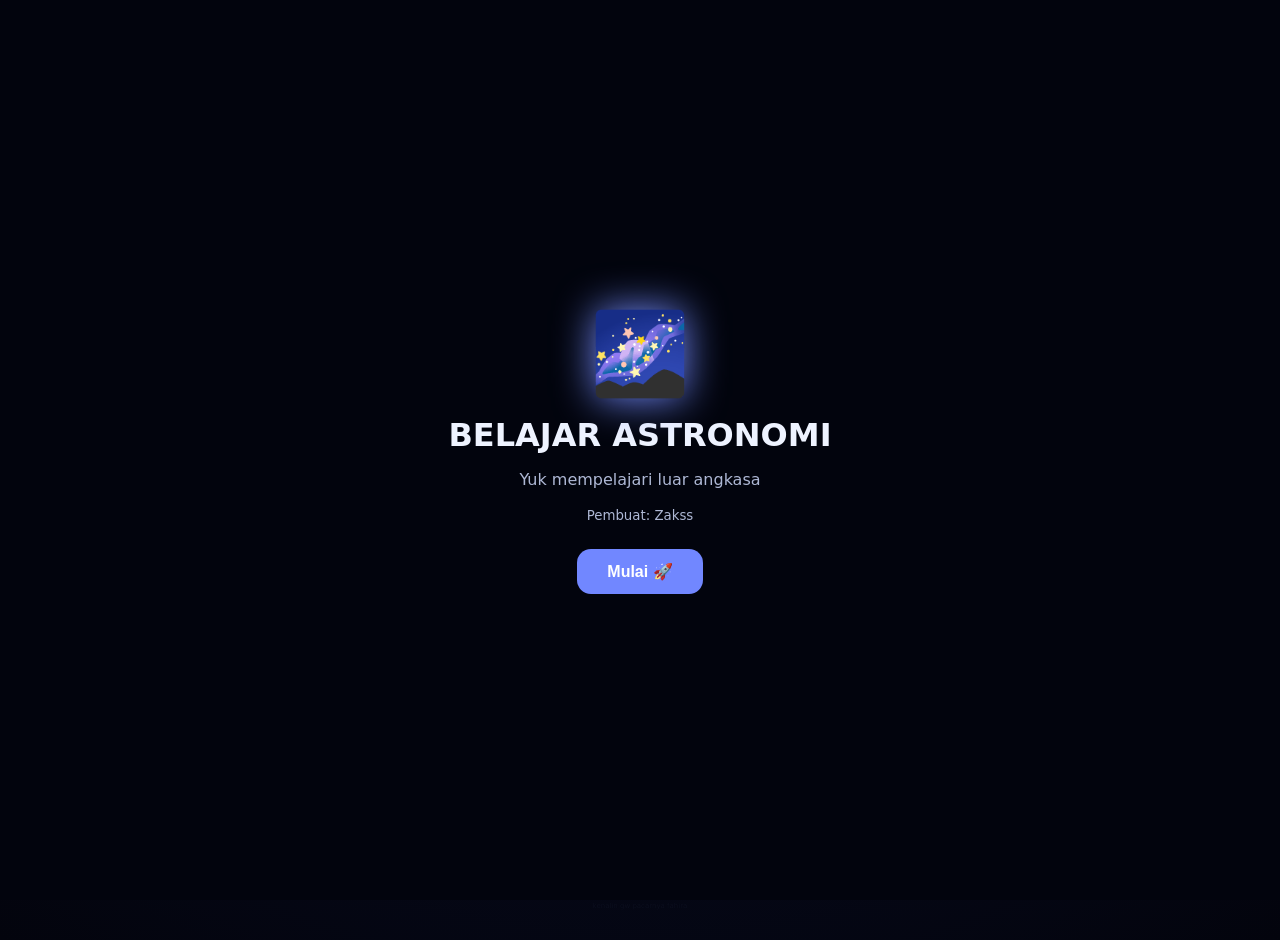
<file: index.html>
<!DOCTYPE html><html lang="id"><head><meta charset="UTF-8"><meta name="viewport" content="width=device-width,initial-scale=1"><title>Belajar Astronomi • Zakss</title><link rel="stylesheet" href="style.css"></head><body><div id="loader"><div class="loader-card"><div class="orbit">🌌</div><h1>BELAJAR ASTRONOMI</h1><p>Yuk mempelajari luar angkasa</p><small>Pembuat: Zakss</small><button onclick="enterSite()">Mulai 🚀</button></div></div><header><a class="logo" href="index.html">🌌 Zakss Astronomi</a><nav><a href="index.html">🏠 Beranda</a><a href="belajar.html">📚 Pembelajaran</a><a href="sejarah.html">🕰️ Sejarah</a><a href="alam-semesta.html">🌌 Alam Semesta</a><a href="antariksa.html">🚀 Antariksa</a><a href="kuis.html">🧠 Kuis</a></nav></header><main class="hero"><p class="tag">WELCOME, SPACE EXPLORER</p><h1>Jelajahi <span>Alam Semesta</span></h1><p>Kenali planet, bintang, galaksi, sejarah astronomi, dan misi luar angkasa dengan cara yang sederhana dan seru.</p><div class="actions"><a class="btn" href="belajar.html">Mulai Belajar</a><a class="btn ghost" href="kuis.html">Coba Kuis</a></div><section class="cards"><a href="belajar.html"><b>🪐 Tata Surya</b><span>Kenali planet dan benda langit.</span></a><a href="alam-semesta.html"><b>🌌 Alam Semesta</b><span>Galaksi, nebula, lubang hitam, dan lainnya.</span></a><a href="antariksa.html"><b>🚀 Eksplorasi</b><span>Roket, satelit, ISS, dan misi antariksa.</span></a></section><div class="fact"><b>💡 Tahukah Kamu?</b><br>Planet terbesar di Tata Surya adalah Jupiter.</div></main><footer>🌌 Belajar Astronomi • Pembuat: Zakss <span>kenalin gw pacarnya fahira</span></footer><script>function enterSite(){document.getElementById('loader').classList.add('hide');localStorage.setItem('astroSeen','1')}window.addEventListener('load',()=>{if(localStorage.getItem('astroSeen'))document.getElementById('loader').classList.add('hide')});</script></body></html>
</file>
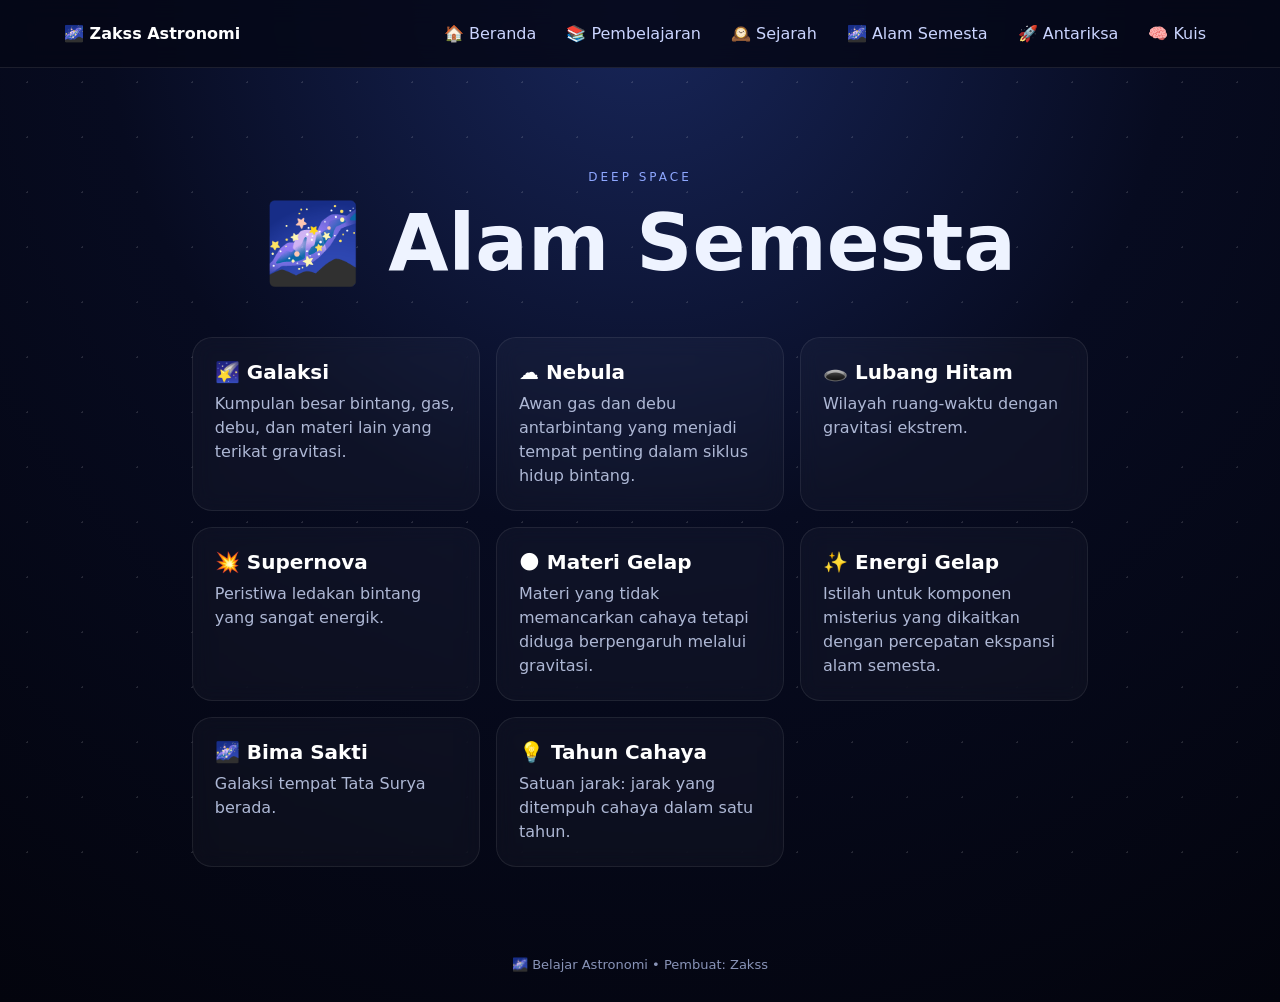
<file: alam-semesta.html>
<!doctype html><html lang="id"><head><meta charset="utf-8"><meta name="viewport" content="width=device-width,initial-scale=1"><title>Alam Semesta</title><link rel="stylesheet" href="style.css"></head><body><header><a class="logo" href="index.html">🌌 Zakss Astronomi</a><nav><a href="index.html">🏠 Beranda</a><a href="belajar.html">📚 Pembelajaran</a><a href="sejarah.html">🕰️ Sejarah</a><a href="alam-semesta.html">🌌 Alam Semesta</a><a href="antariksa.html">🚀 Antariksa</a><a href="kuis.html">🧠 Kuis</a></nav></header><main class="hero"><p class="tag">DEEP SPACE</p><h1>🌌 Alam Semesta</h1><section class="cards"><a><b>🌠 Galaksi</b><span>Kumpulan besar bintang, gas, debu, dan materi lain yang terikat gravitasi.</span></a><a><b>☁️ Nebula</b><span>Awan gas dan debu antarbintang yang menjadi tempat penting dalam siklus hidup bintang.</span></a><a><b>🕳️ Lubang Hitam</b><span>Wilayah ruang-waktu dengan gravitasi ekstrem.</span></a><a><b>💥 Supernova</b><span>Peristiwa ledakan bintang yang sangat energik.</span></a><a><b>🌑 Materi Gelap</b><span>Materi yang tidak memancarkan cahaya tetapi diduga berpengaruh melalui gravitasi.</span></a><a><b>✨ Energi Gelap</b><span>Istilah untuk komponen misterius yang dikaitkan dengan percepatan ekspansi alam semesta.</span></a><a><b>🌌 Bima Sakti</b><span>Galaksi tempat Tata Surya berada.</span></a><a><b>💡 Tahun Cahaya</b><span>Satuan jarak: jarak yang ditempuh cahaya dalam satu tahun.</span></a></section></main><footer>🌌 Belajar Astronomi • Pembuat: Zakss</footer></body></html>
</file>
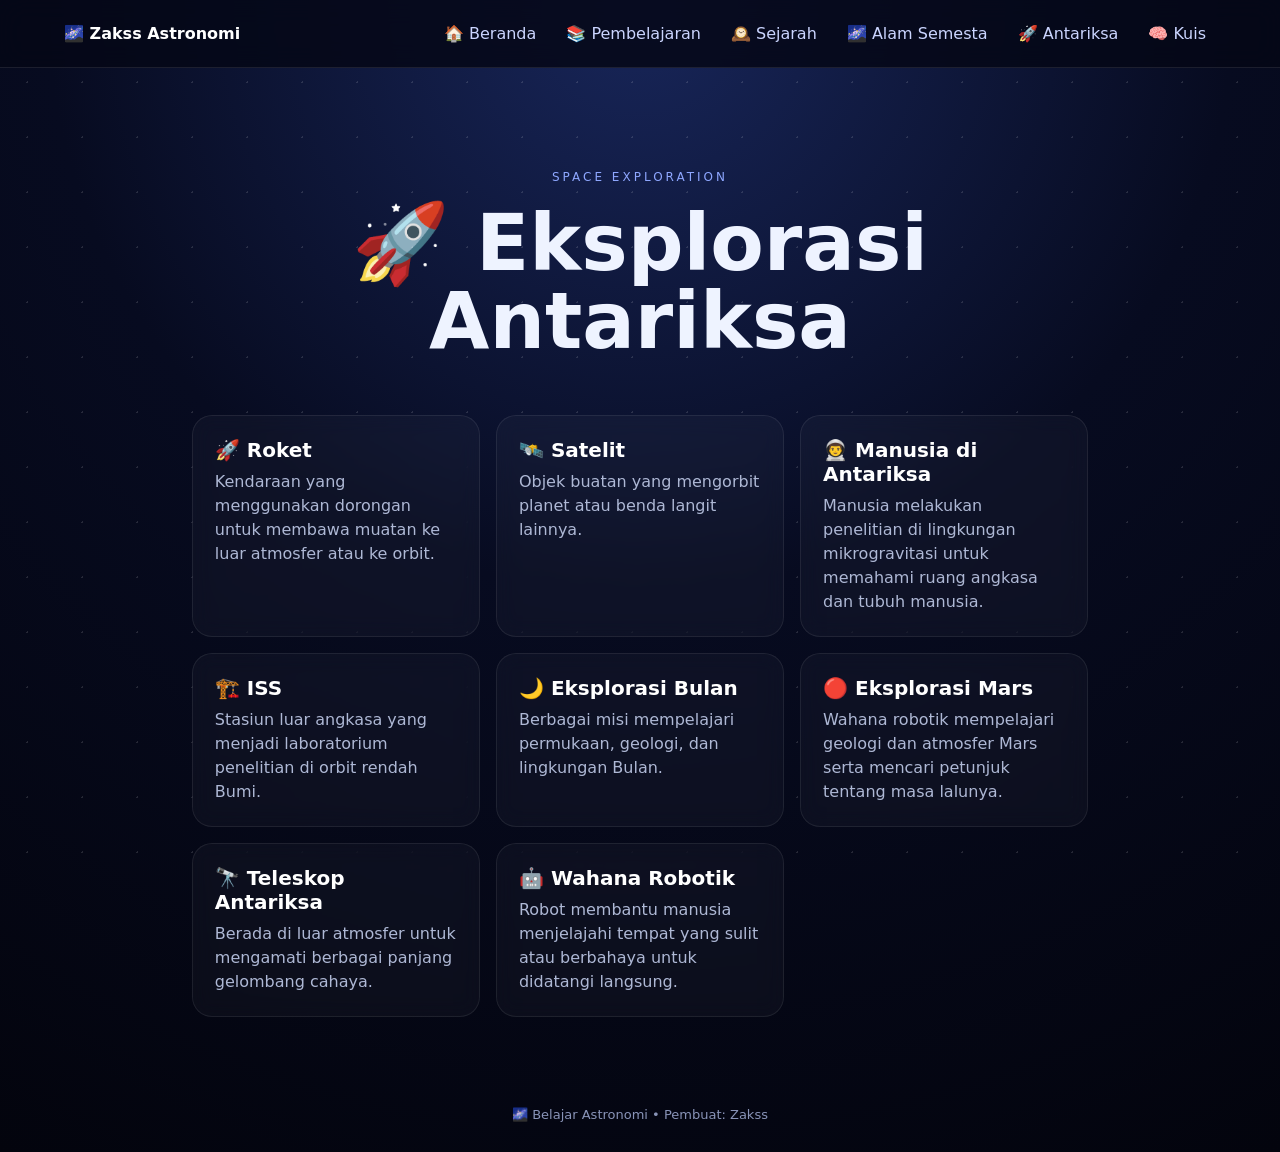
<file: antariksa.html>
<!doctype html><html lang="id"><head><meta charset="utf-8"><meta name="viewport" content="width=device-width,initial-scale=1"><title>Eksplorasi Antariksa</title><link rel="stylesheet" href="style.css"></head><body><header><a class="logo" href="index.html">🌌 Zakss Astronomi</a><nav><a href="index.html">🏠 Beranda</a><a href="belajar.html">📚 Pembelajaran</a><a href="sejarah.html">🕰️ Sejarah</a><a href="alam-semesta.html">🌌 Alam Semesta</a><a href="antariksa.html">🚀 Antariksa</a><a href="kuis.html">🧠 Kuis</a></nav></header><main class="hero"><p class="tag">SPACE EXPLORATION</p><h1>🚀 Eksplorasi Antariksa</h1><section class="cards"><a><b>🚀 Roket</b><span>Kendaraan yang menggunakan dorongan untuk membawa muatan ke luar atmosfer atau ke orbit.</span></a><a><b>🛰️ Satelit</b><span>Objek buatan yang mengorbit planet atau benda langit lainnya.</span></a><a><b>👨‍🚀 Manusia di Antariksa</b><span>Manusia melakukan penelitian di lingkungan mikrogravitasi untuk memahami ruang angkasa dan tubuh manusia.</span></a><a><b>🏗️ ISS</b><span>Stasiun luar angkasa yang menjadi laboratorium penelitian di orbit rendah Bumi.</span></a><a><b>🌙 Eksplorasi Bulan</b><span>Berbagai misi mempelajari permukaan, geologi, dan lingkungan Bulan.</span></a><a><b>🔴 Eksplorasi Mars</b><span>Wahana robotik mempelajari geologi dan atmosfer Mars serta mencari petunjuk tentang masa lalunya.</span></a><a><b>🔭 Teleskop Antariksa</b><span>Berada di luar atmosfer untuk mengamati berbagai panjang gelombang cahaya.</span></a><a><b>🤖 Wahana Robotik</b><span>Robot membantu manusia menjelajahi tempat yang sulit atau berbahaya untuk didatangi langsung.</span></a></section></main><footer>🌌 Belajar Astronomi • Pembuat: Zakss</footer></body></html>
</file>
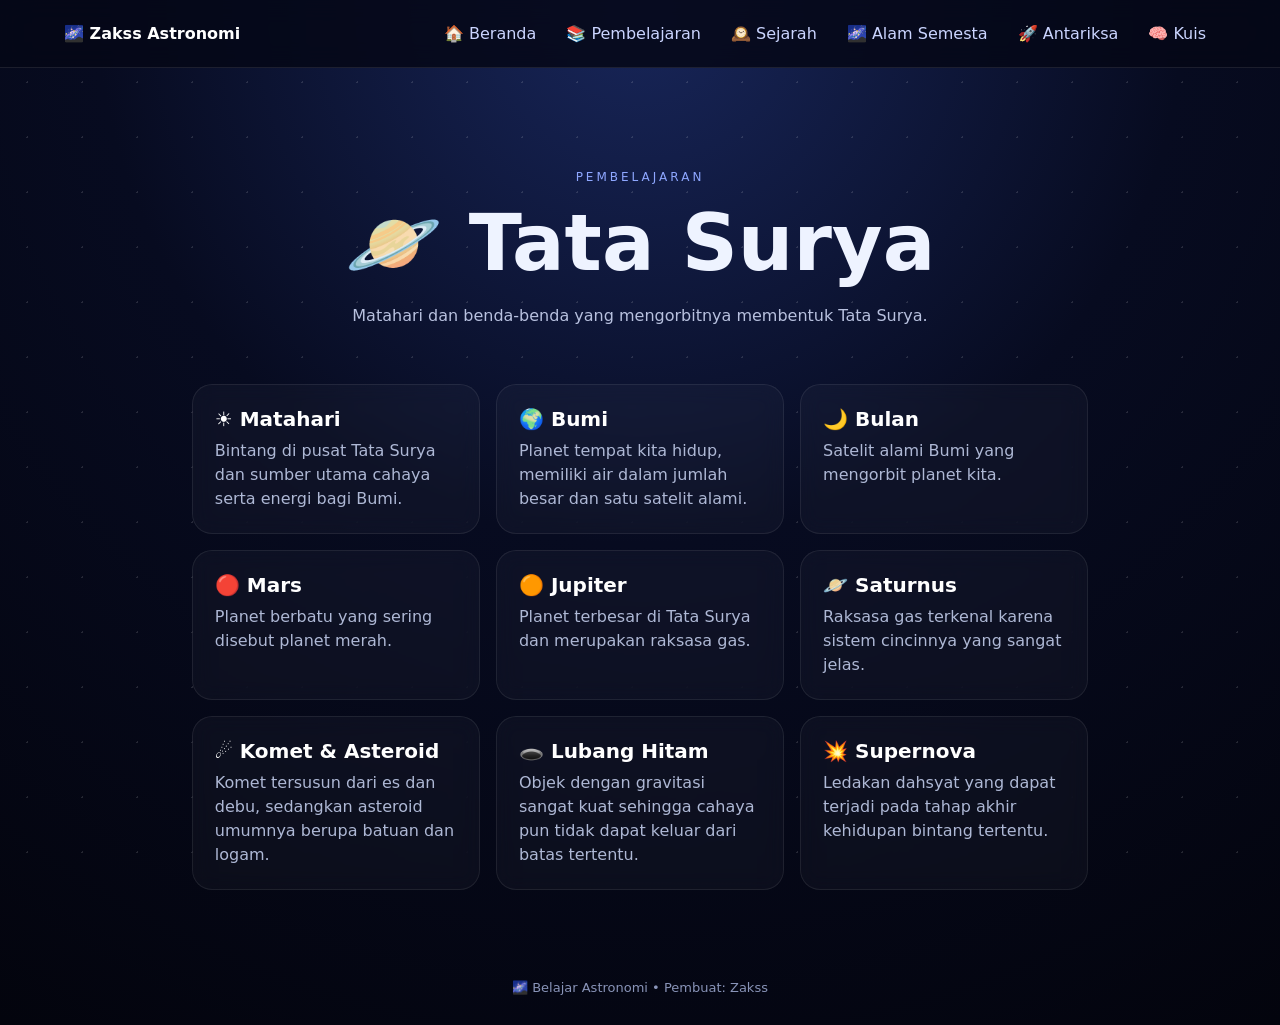
<file: belajar.html>
<!doctype html><html lang="id"><head><meta charset="utf-8"><meta name="viewport" content="width=device-width,initial-scale=1"><title>Pembelajaran • Astronomi</title><link rel="stylesheet" href="style.css"></head><body><header><a class="logo" href="index.html">🌌 Zakss Astronomi</a><nav><a href="index.html">🏠 Beranda</a><a href="belajar.html">📚 Pembelajaran</a><a href="sejarah.html">🕰️ Sejarah</a><a href="alam-semesta.html">🌌 Alam Semesta</a><a href="antariksa.html">🚀 Antariksa</a><a href="kuis.html">🧠 Kuis</a></nav></header><main class="hero"><p class="tag">PEMBELAJARAN</p><h1>🪐 Tata Surya</h1><p>Matahari dan benda-benda yang mengorbitnya membentuk Tata Surya.</p><section class="cards"><a><b>☀️ Matahari</b><span>Bintang di pusat Tata Surya dan sumber utama cahaya serta energi bagi Bumi.</span></a><a><b>🌍 Bumi</b><span>Planet tempat kita hidup, memiliki air dalam jumlah besar dan satu satelit alami.</span></a><a><b>🌙 Bulan</b><span>Satelit alami Bumi yang mengorbit planet kita.</span></a><a><b>🔴 Mars</b><span>Planet berbatu yang sering disebut planet merah.</span></a><a><b>🟠 Jupiter</b><span>Planet terbesar di Tata Surya dan merupakan raksasa gas.</span></a><a><b>🪐 Saturnus</b><span>Raksasa gas terkenal karena sistem cincinnya yang sangat jelas.</span></a><a><b>☄️ Komet & Asteroid</b><span>Komet tersusun dari es dan debu, sedangkan asteroid umumnya berupa batuan dan logam.</span></a><a><b>🕳️ Lubang Hitam</b><span>Objek dengan gravitasi sangat kuat sehingga cahaya pun tidak dapat keluar dari batas tertentu.</span></a><a><b>💥 Supernova</b><span>Ledakan dahsyat yang dapat terjadi pada tahap akhir kehidupan bintang tertentu.</span></a></section></main><footer>🌌 Belajar Astronomi • Pembuat: Zakss</footer></body></html>
</file>
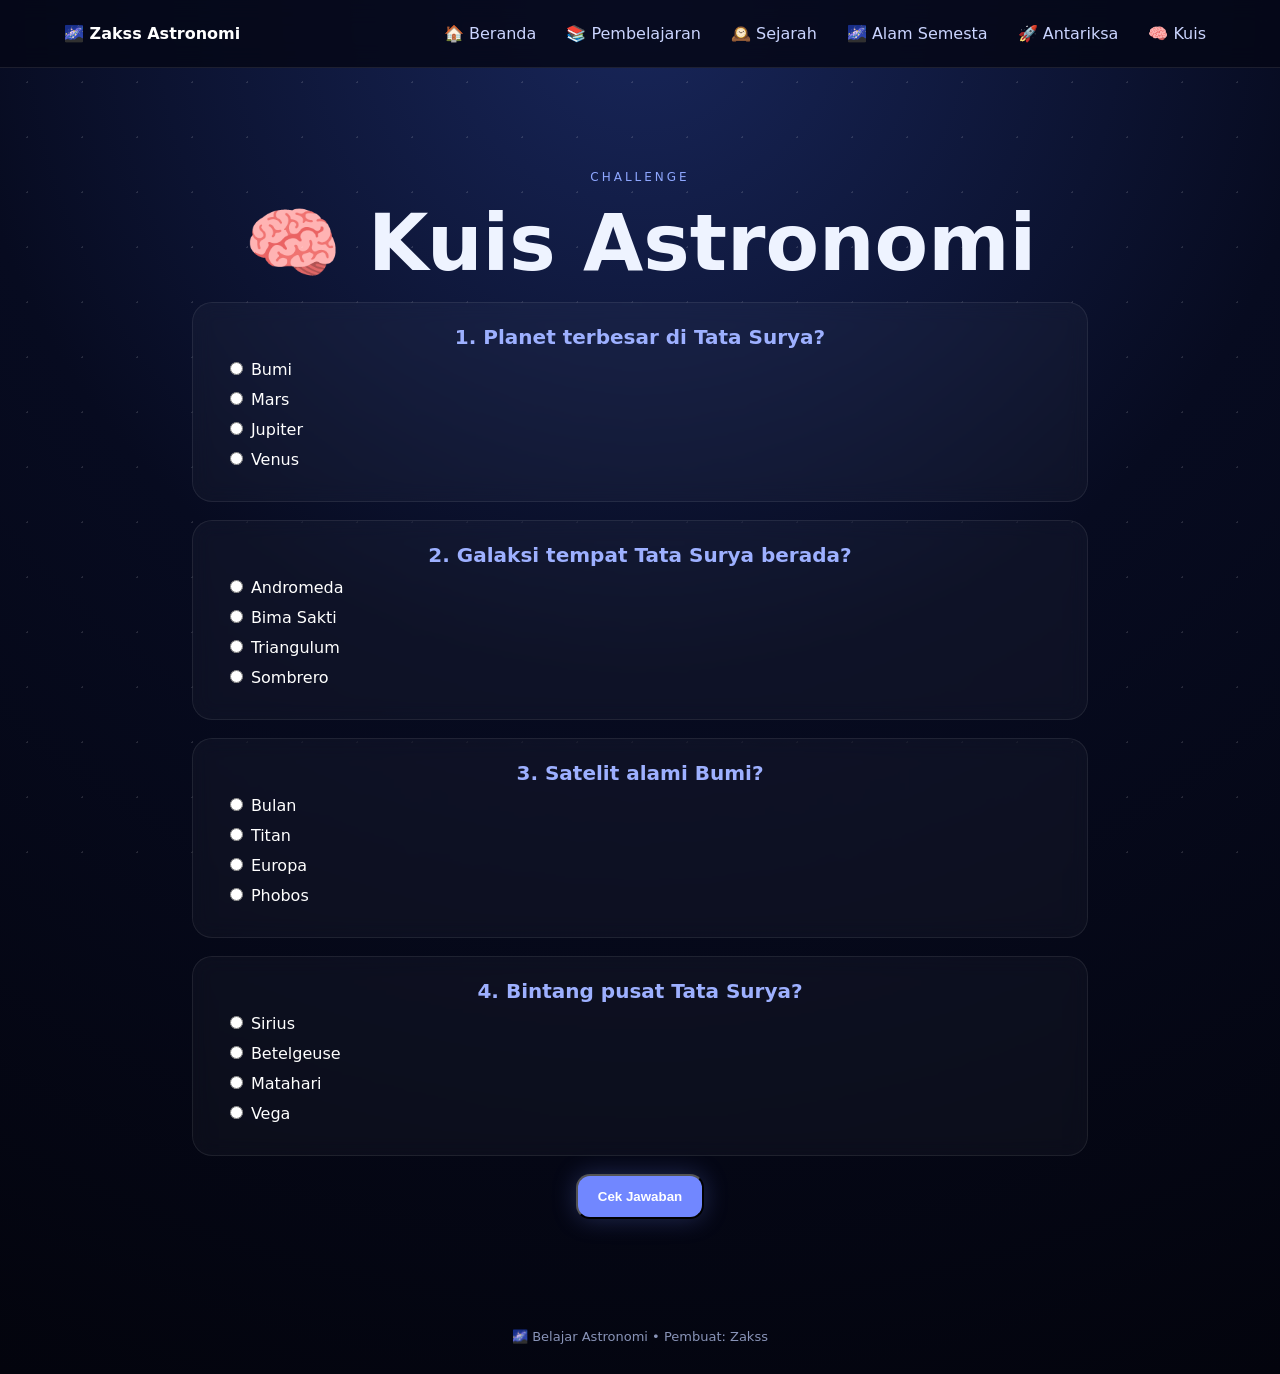
<file: kuis.html>
<!doctype html><html lang="id"><head><meta charset="utf-8"><meta name="viewport" content="width=device-width,initial-scale=1"><title>Kuis Astronomi</title><link rel="stylesheet" href="style.css"></head><body><header><a class="logo" href="index.html">🌌 Zakss Astronomi</a><nav><a href="index.html">🏠 Beranda</a><a href="belajar.html">📚 Pembelajaran</a><a href="sejarah.html">🕰️ Sejarah</a><a href="alam-semesta.html">🌌 Alam Semesta</a><a href="antariksa.html">🚀 Antariksa</a><a href="kuis.html">🧠 Kuis</a></nav></header><main class="hero"><p class="tag">CHALLENGE</p><h1>🧠 Kuis Astronomi</h1><div id="quiz"></div><button class="btn" onclick="check()">Cek Jawaban</button><h2 id="score"></h2></main><footer>🌌 Belajar Astronomi • Pembuat: Zakss</footer><script>const q=[['Planet terbesar di Tata Surya?',['Bumi','Mars','Jupiter','Venus'],2],['Galaksi tempat Tata Surya berada?',['Andromeda','Bima Sakti','Triangulum','Sombrero'],1],['Satelit alami Bumi?',['Bulan','Titan','Europa','Phobos'],0],['Bintang pusat Tata Surya?',['Sirius','Betelgeuse','Matahari','Vega'],2]];const box=document.getElementById('quiz');q.forEach((x,i)=>{box.innerHTML+=`<div class="cards" style="display:block;margin:18px 0"><div class="fact"><b>${i+1}. ${x[0]}</b>${x[1].map((a,j)=>`<label style="display:block;text-align:left;margin:10px"><input type="radio" name="q${i}" value="${j}"> ${a}</label>`).join('')}</div></div>`});function check(){let s=0;q.forEach((x,i)=>{let a=document.querySelector(`input[name=q${i}]:checked`);if(a&&+a.value===x[2])s++});document.getElementById('score').textContent=`Skor kamu: ${s}/${q.length} 🎉`}</script></body></html>
</file>
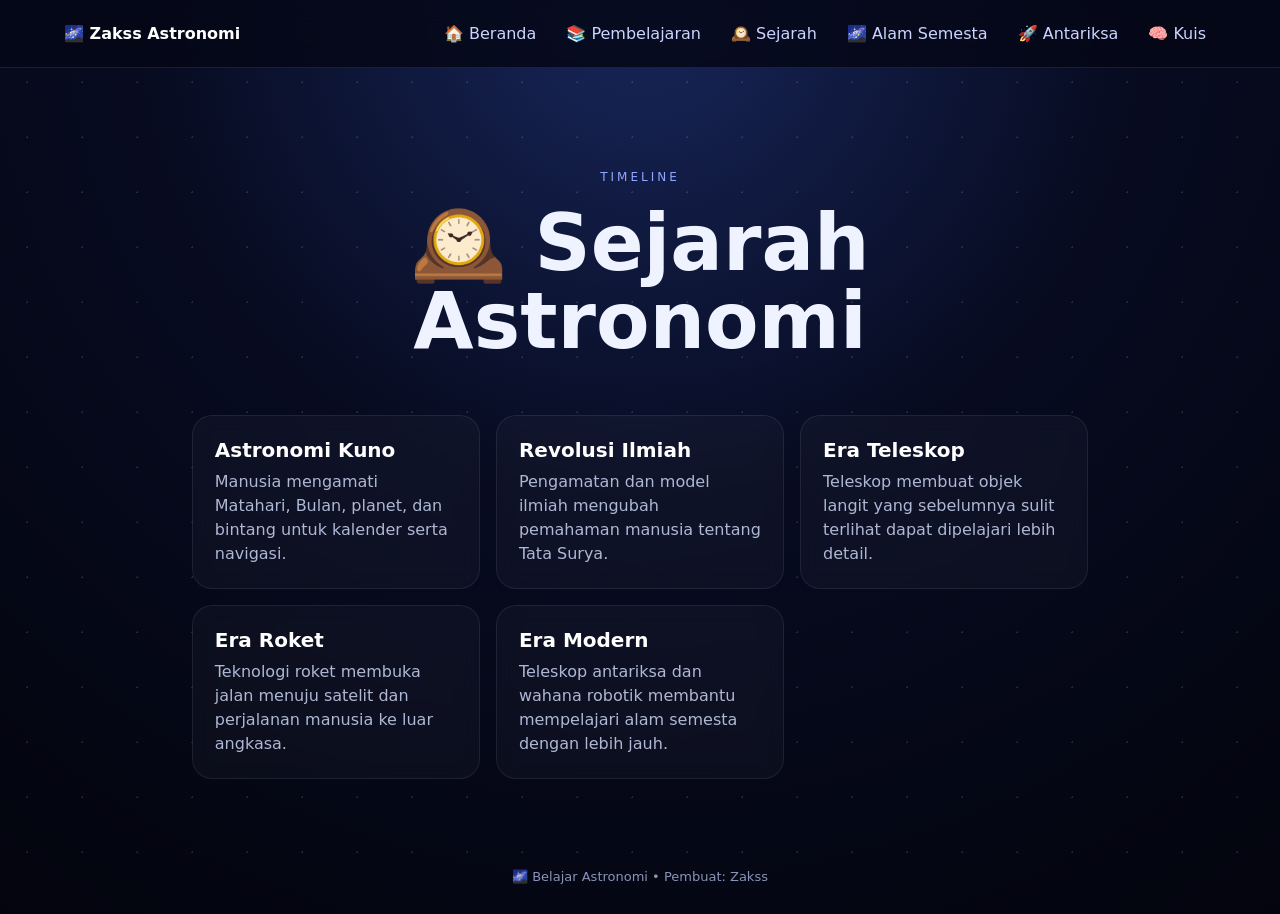
<file: sejarah.html>
<!doctype html><html lang="id"><head><meta charset="utf-8"><meta name="viewport" content="width=device-width,initial-scale=1"><title>Sejarah Astronomi</title><link rel="stylesheet" href="style.css"></head><body><header><a class="logo" href="index.html">🌌 Zakss Astronomi</a><nav><a href="index.html">🏠 Beranda</a><a href="belajar.html">📚 Pembelajaran</a><a href="sejarah.html">🕰️ Sejarah</a><a href="alam-semesta.html">🌌 Alam Semesta</a><a href="antariksa.html">🚀 Antariksa</a><a href="kuis.html">🧠 Kuis</a></nav></header><main class="hero"><p class="tag">TIMELINE</p><h1>🕰️ Sejarah Astronomi</h1><section class="cards"><a><b>Astronomi Kuno</b><span>Manusia mengamati Matahari, Bulan, planet, dan bintang untuk kalender serta navigasi.</span></a><a><b>Revolusi Ilmiah</b><span>Pengamatan dan model ilmiah mengubah pemahaman manusia tentang Tata Surya.</span></a><a><b>Era Teleskop</b><span>Teleskop membuat objek langit yang sebelumnya sulit terlihat dapat dipelajari lebih detail.</span></a><a><b>Era Roket</b><span>Teknologi roket membuka jalan menuju satelit dan perjalanan manusia ke luar angkasa.</span></a><a><b>Era Modern</b><span>Teleskop antariksa dan wahana robotik membantu mempelajari alam semesta dengan lebih jauh.</span></a></section></main><footer>🌌 Belajar Astronomi • Pembuat: Zakss</footer></body></html>
</file>
<file: style.css>
*{box-sizing:border-box}body{margin:0;font-family:system-ui,Arial;background:radial-gradient(circle at 50% 0,#18265a,#070b20 45%,#03040d);color:#eef3ff;min-height:100vh}body:before{content:"";position:fixed;inset:0;pointer-events:none;background-image:radial-gradient(#fff 1px,transparent 1px);background-size:55px 55px;opacity:.13}header{position:sticky;top:0;z-index:5;display:flex;justify-content:space-between;align-items:center;padding:16px 5%;background:#050817d9;backdrop-filter:blur(12px);border-bottom:1px solid #ffffff18}.logo{font-weight:800;color:#fff;text-decoration:none}nav{display:flex;gap:10px;flex-wrap:wrap;justify-content:center}nav a{color:#cbd5ff;text-decoration:none;padding:8px 10px;border-radius:10px}nav a:hover{background:#ffffff12;color:#fff}.hero{max-width:1050px;margin:auto;padding:90px 6% 60px;text-align:center}.tag{letter-spacing:3px;color:#8ea7ff;font-size:12px}.hero h1{font-size:clamp(42px,8vw,78px);line-height:1;margin:20px 0}.hero h1 span{color:#8ea7ff;text-shadow:0 0 25px #657cff66}.hero>p:not(.tag){max-width:700px;margin:0 auto 25px;color:#b8c1df;line-height:1.7}.actions{display:flex;justify-content:center;gap:12px;flex-wrap:wrap}.btn{display:inline-block;padding:13px 20px;border-radius:14px;background:#7187ff;color:white;text-decoration:none;font-weight:700;box-shadow:0 0 25px #7187ff44}.btn.ghost{background:#ffffff0d;border:1px solid #ffffff22}.cards{display:grid;grid-template-columns:repeat(3,1fr);gap:16px;margin-top:55px}.cards a,.fact{padding:22px;border:1px solid #ffffff14;border-radius:20px;background:#ffffff08;backdrop-filter:blur(10px);text-align:left;text-decoration:none;color:white}.cards b{display:block;font-size:20px;margin-bottom:8px}.cards span{color:#aeb8d5;line-height:1.5}.fact{margin-top:18px;text-align:center}.fact b{color:#9db0ff}footer{text-align:center;padding:30px;color:#8994b8;font-size:13px}footer span{display:block;font-size:7px;opacity:.05;margin-top:8px}#loader{position:fixed;inset:0;z-index:20;display:grid;place-items:center;background:#02040d;transition:.6s}.loader-card{text-align:center;padding:30px}.loader-card .orbit{font-size:80px;animation:spin 4s linear infinite;filter:drop-shadow(0 0 20px #738bff)}.loader-card h1{margin:15px 0 5px}.loader-card p,.loader-card small{color:#aeb8d5}.loader-card button{display:block;margin:25px auto 0;border:0;border-radius:14px;padding:13px 30px;background:#7187ff;color:#fff;font-weight:800;font-size:16px}.hide{opacity:0;visibility:hidden;pointer-events:none}@keyframes spin{to{transform:rotate(360deg)}}@media(max-width:750px){header{display:block;text-align:center}nav{margin-top:10px}.cards{grid-template-columns:1fr}.hero{padding-top:55px}}
</file>
